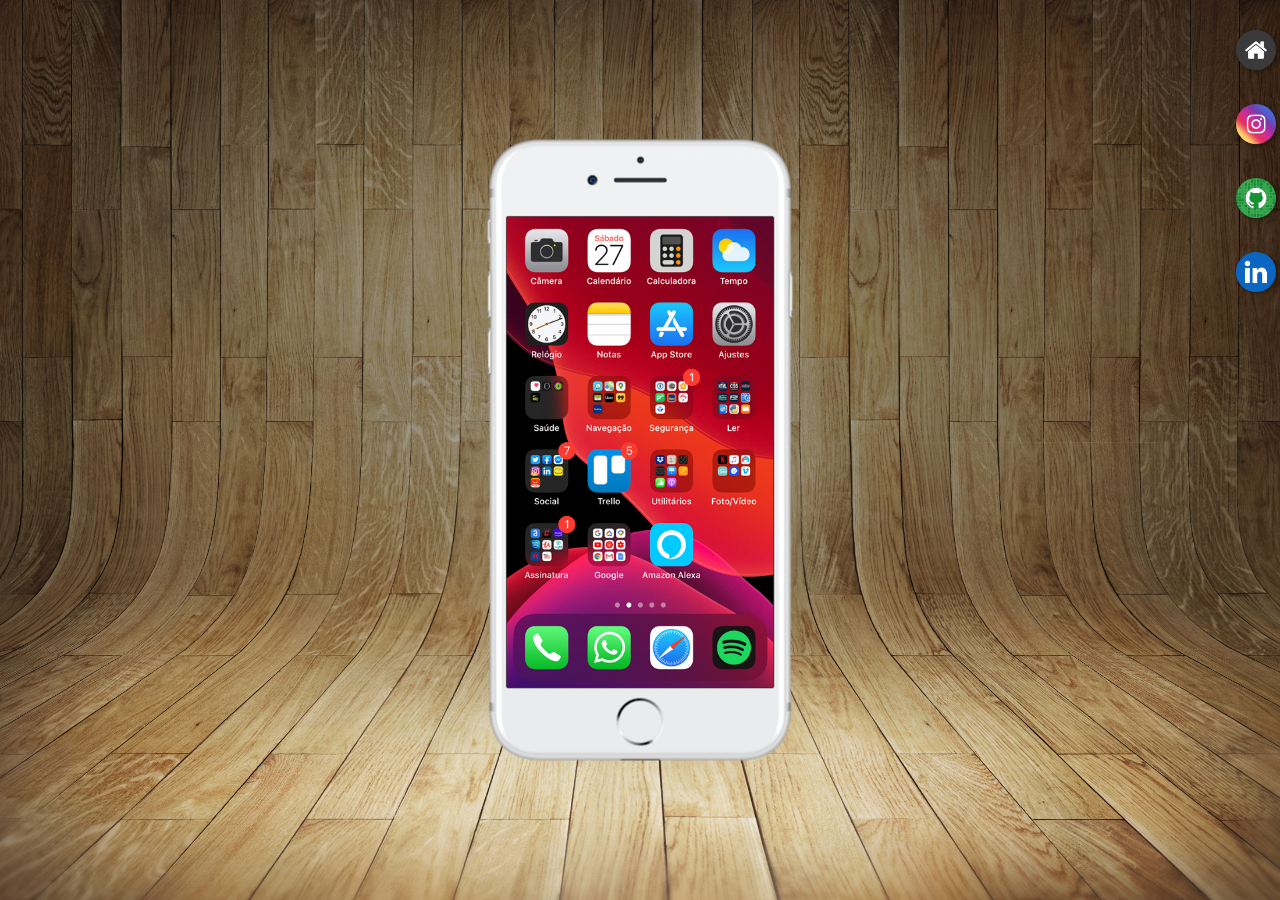
<file: index.html>
<!DOCTYPE html>
<html lang="en">
<head>
  <meta charset="UTF-8">
  <meta http-equiv="X-UA-Compatible" content="IE=edge">
  <meta name="viewport" content="width=device-width, initial-scale=1.0">
  <title>Projeto Redes Sociais</title>
  <link rel="shortcut icon" href="favicon.ico" type="image/x-icon">
  <link rel="stylesheet" href="estilos/style.css">
</head>
<body> 
  <main>
    <section id="telefone">
      <iframe src="home.html" name="tela" id="tela" frameborder="0">Seu navegador não é compatível com isso.</iframe> 
    </section>
    <section id="redes-sociais">
      <a href="home.html" target="tela"><img src="imagens/logo-home.jpg" alt="Home"></a><br>
      <a href="insta.html" target="tela"><img src="imagens/logo-instagram.jpg" alt="Instagram"></a><br>

      <a href="github.html" target="tela"><img src="imagens/logo-github.jpg" alt="GitHub"></a><br>

      <a href="link.html" target="tela"><img src="imagens/lINKEDIN.png" alt="Linkedin"></a>

    </section>

  </main>
  
</body>
</html>
</file>
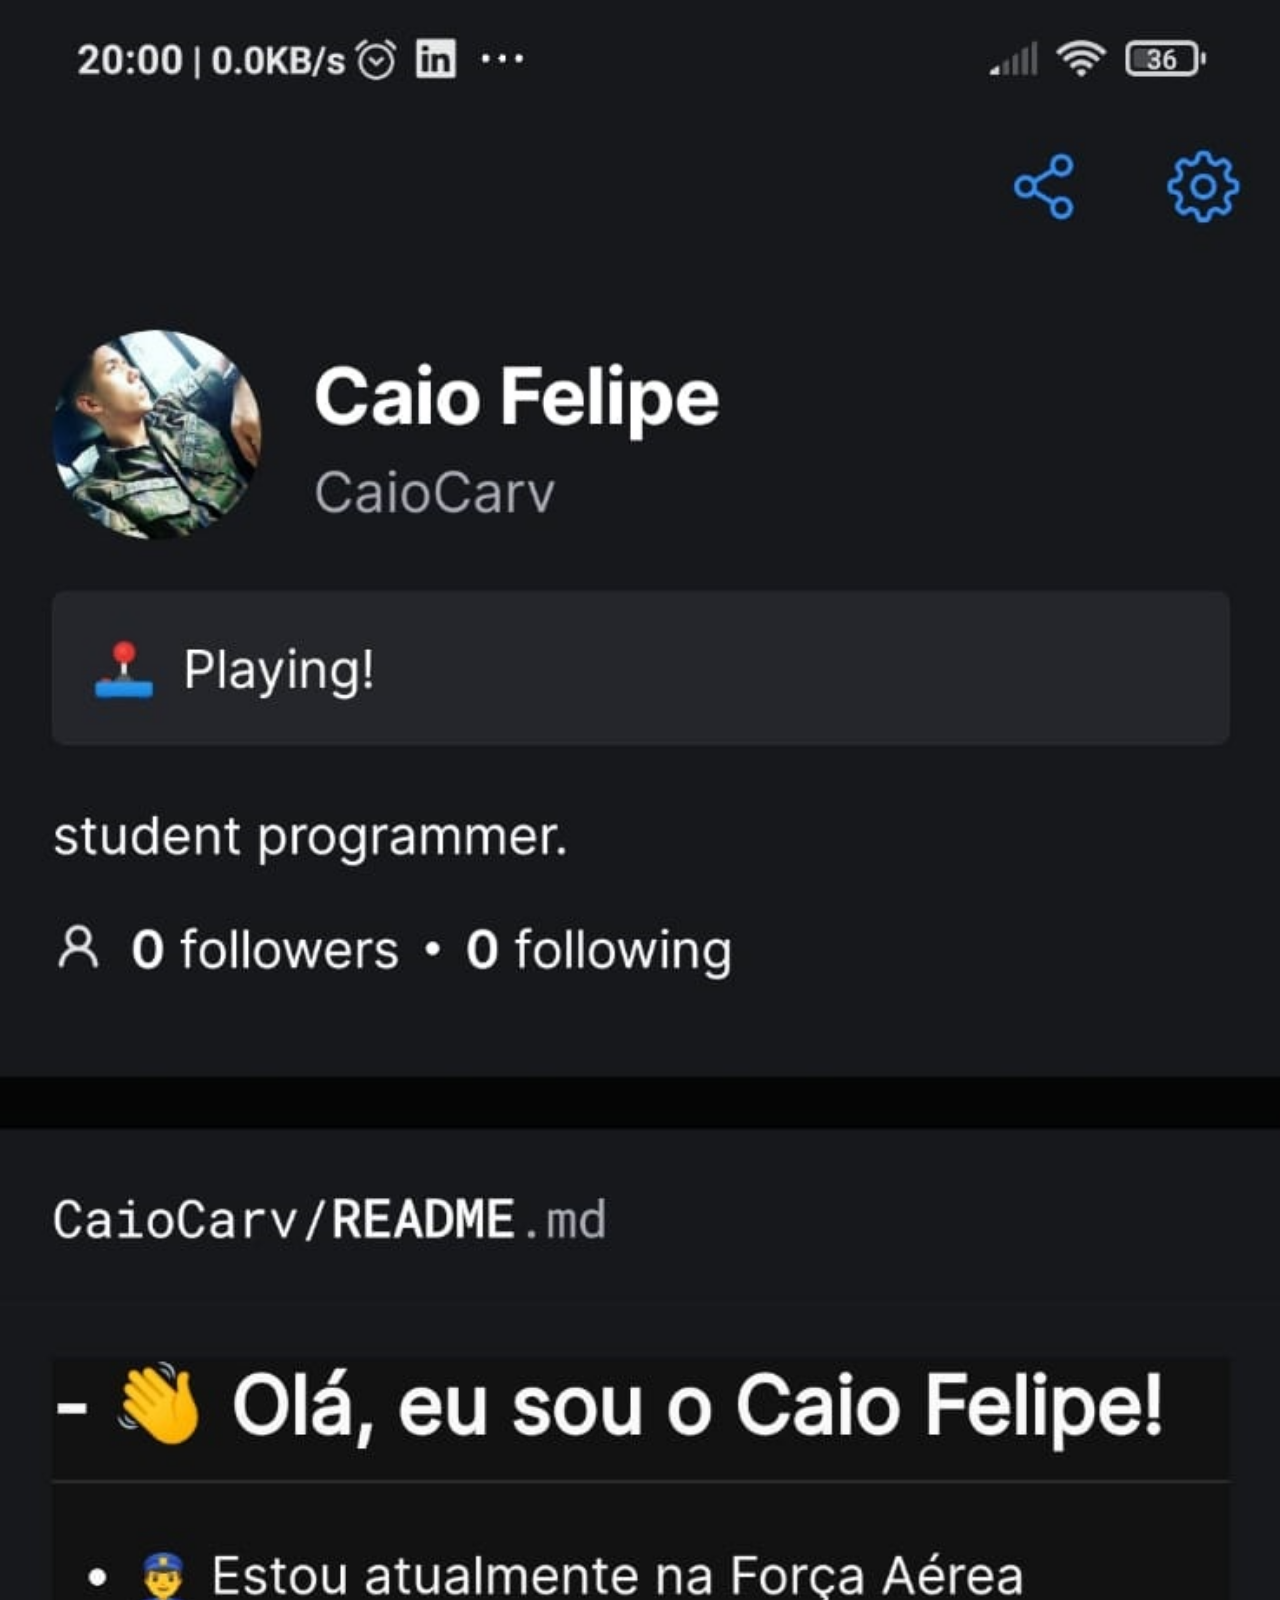
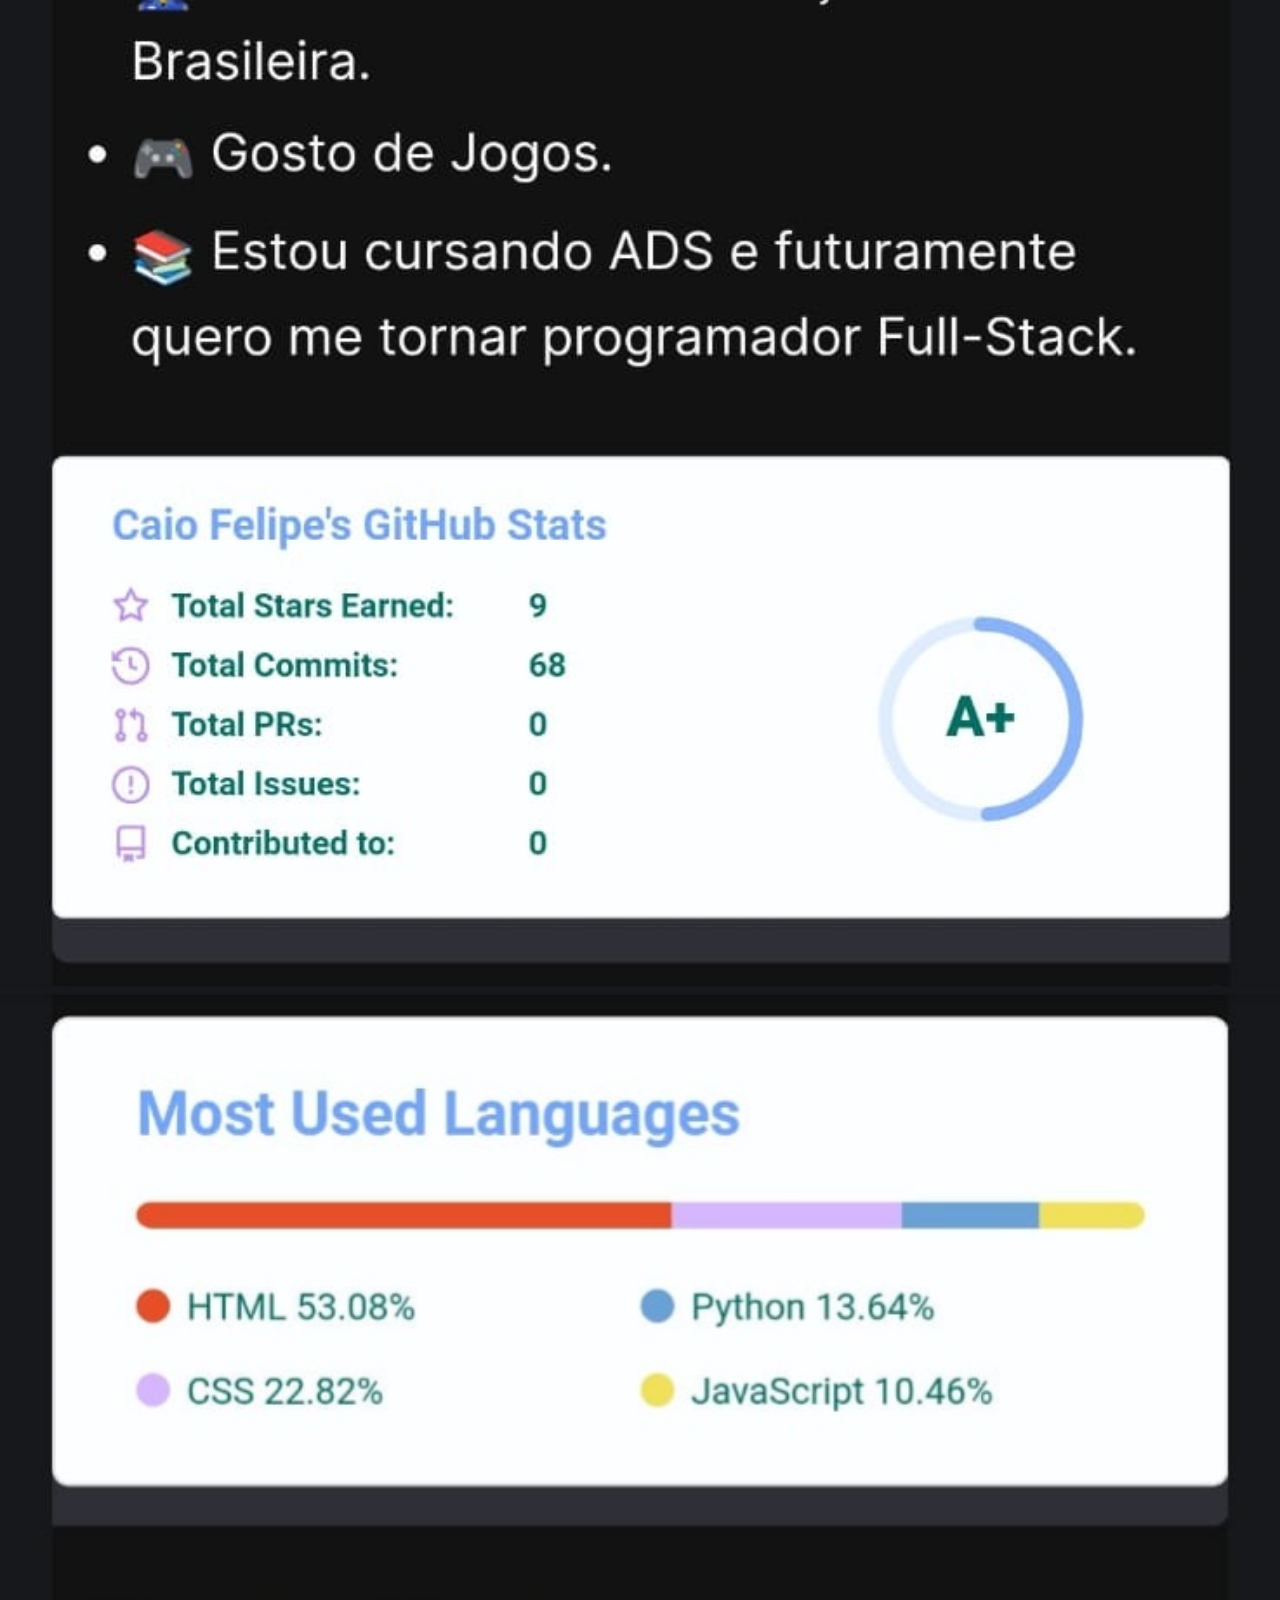
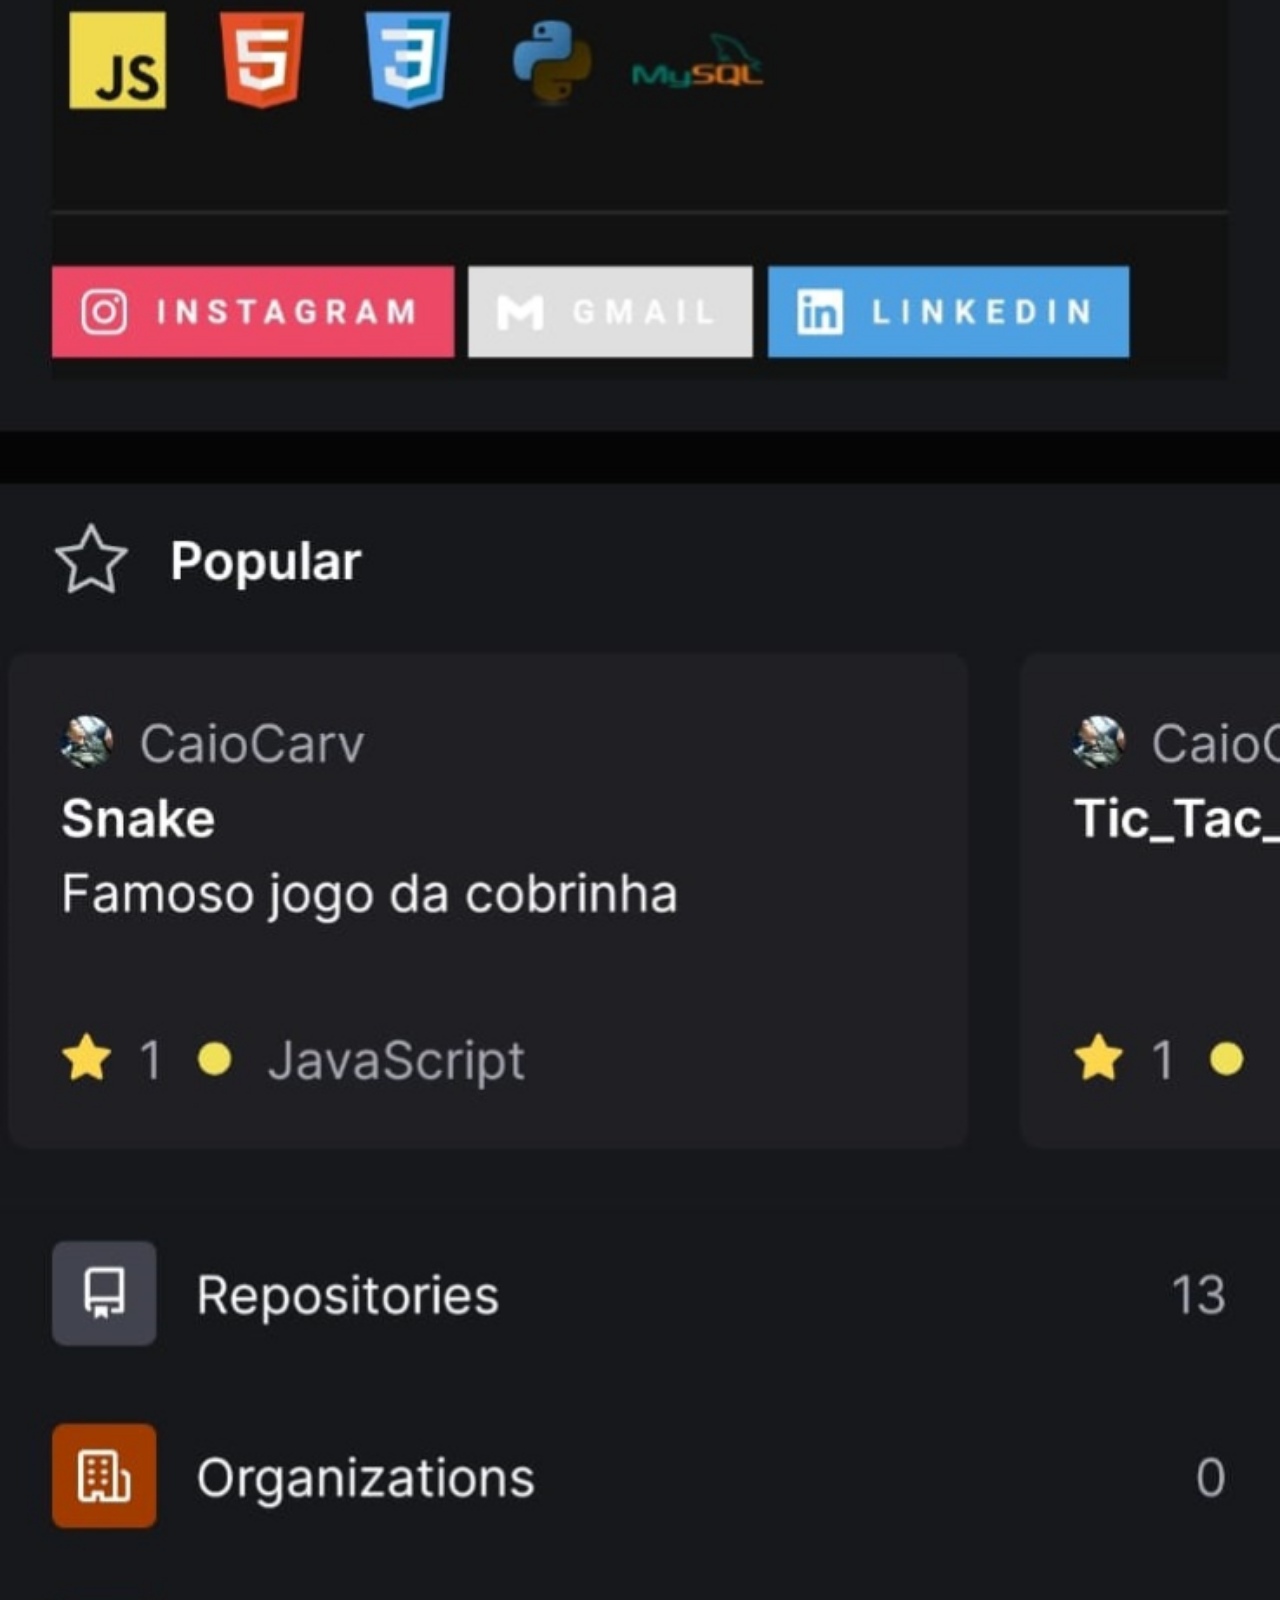
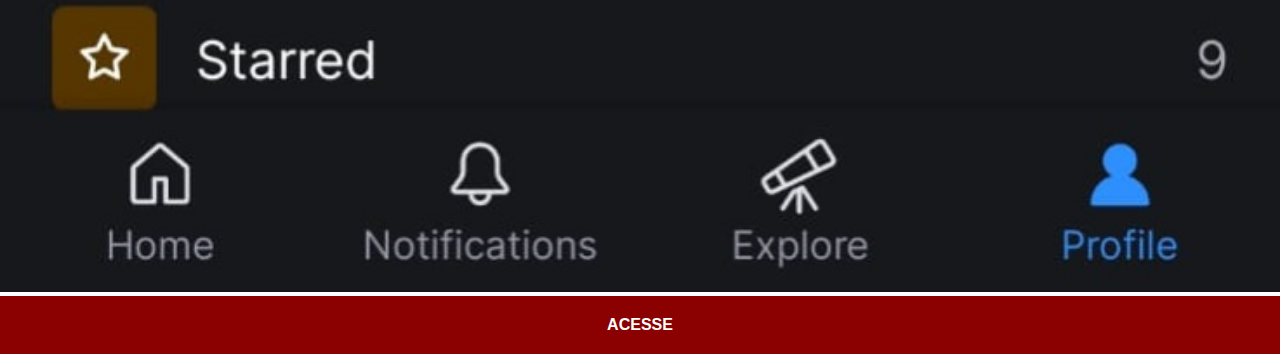
<file: github.html>
<!DOCTYPE html>
<html lang="en">
<head>
  <meta charset="UTF-8">
  <meta http-equiv="X-UA-Compatible" content="IE=edge">
  <meta name="viewport" content="width=device-width, initial-scale=1.0">
  <link rel="stylesheet" href="estilos/social.css">
  <title>GitHub</title>
</head>
<body>
  <img src="imagens/Github.png" alt="GitHub">
  <a href="https://github.com/CaioCarv" target="_blank">ACESSE</a>
</body>
</html>
</file>
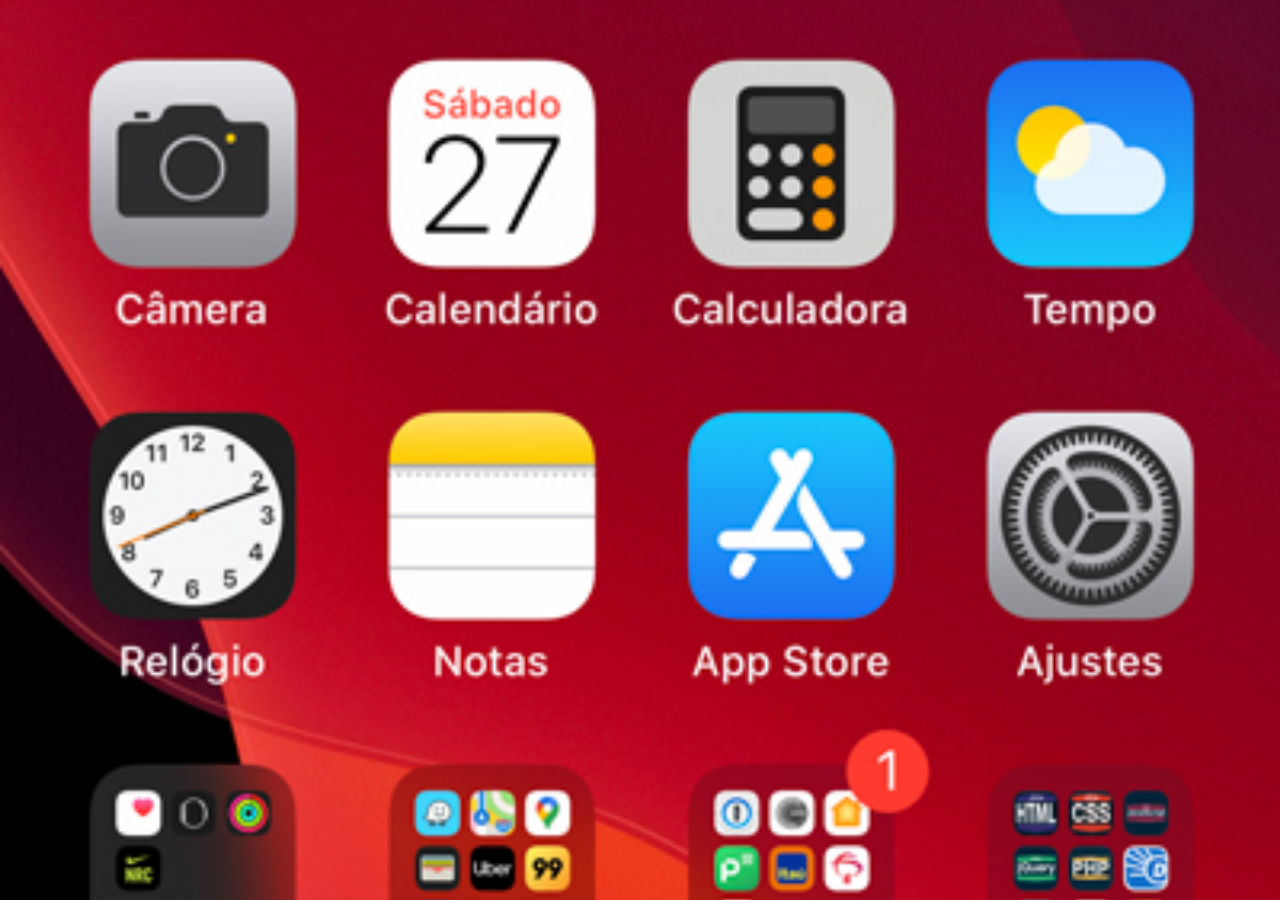
<file: home.html>
<!DOCTYPE html>
<html lang="en">
<head>
  <meta charset="UTF-8">
  <meta http-equiv="X-UA-Compatible" content="IE=edge">
  <meta name="viewport" content="width=device-width, initial-scale=1.0">
  <title>Home</title>
  <style>
    *{
      margin: 0px;
      padding: 0px;
      }

      body {
        width: 100vw;
        height: 100vh;
        background: black url('imagens/tela-home.jpg') top center;
        background-size: cover;
      }
  </style>
</head>
<body>

</body>
</html>
</file>
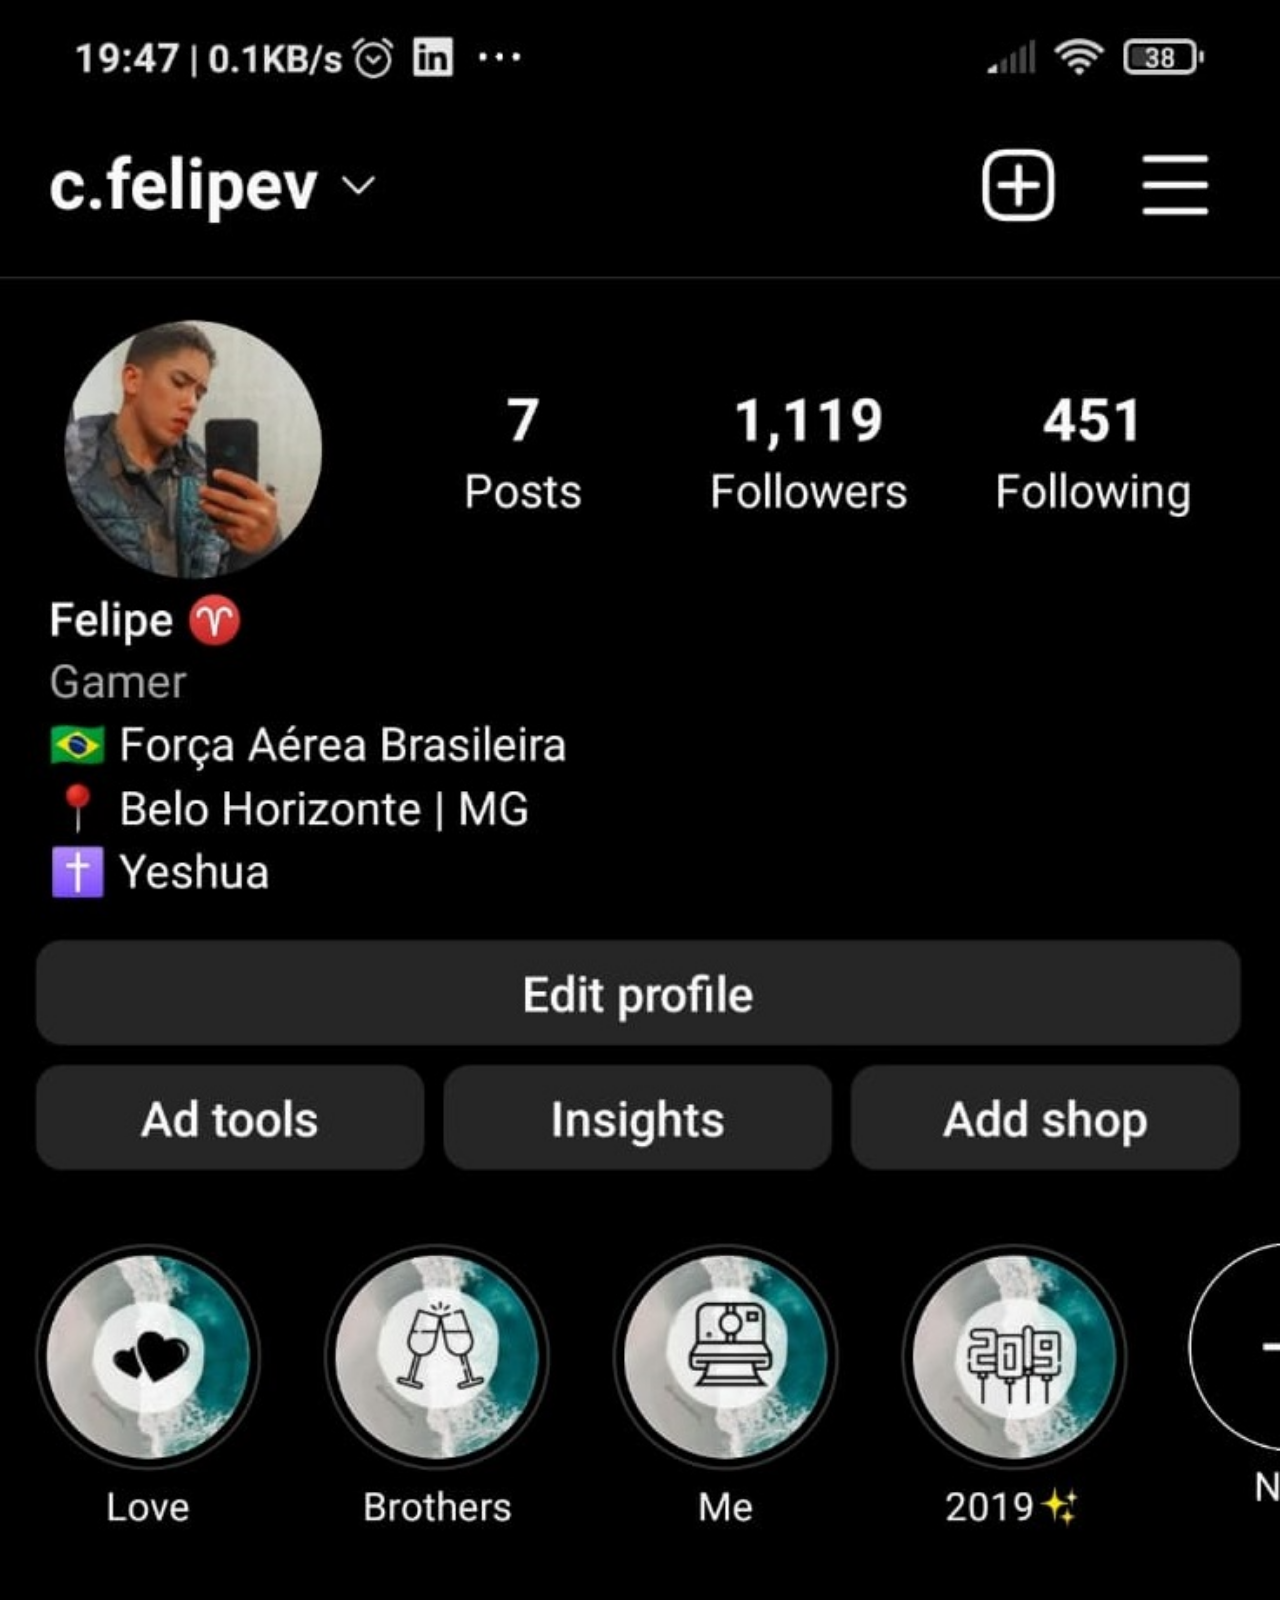
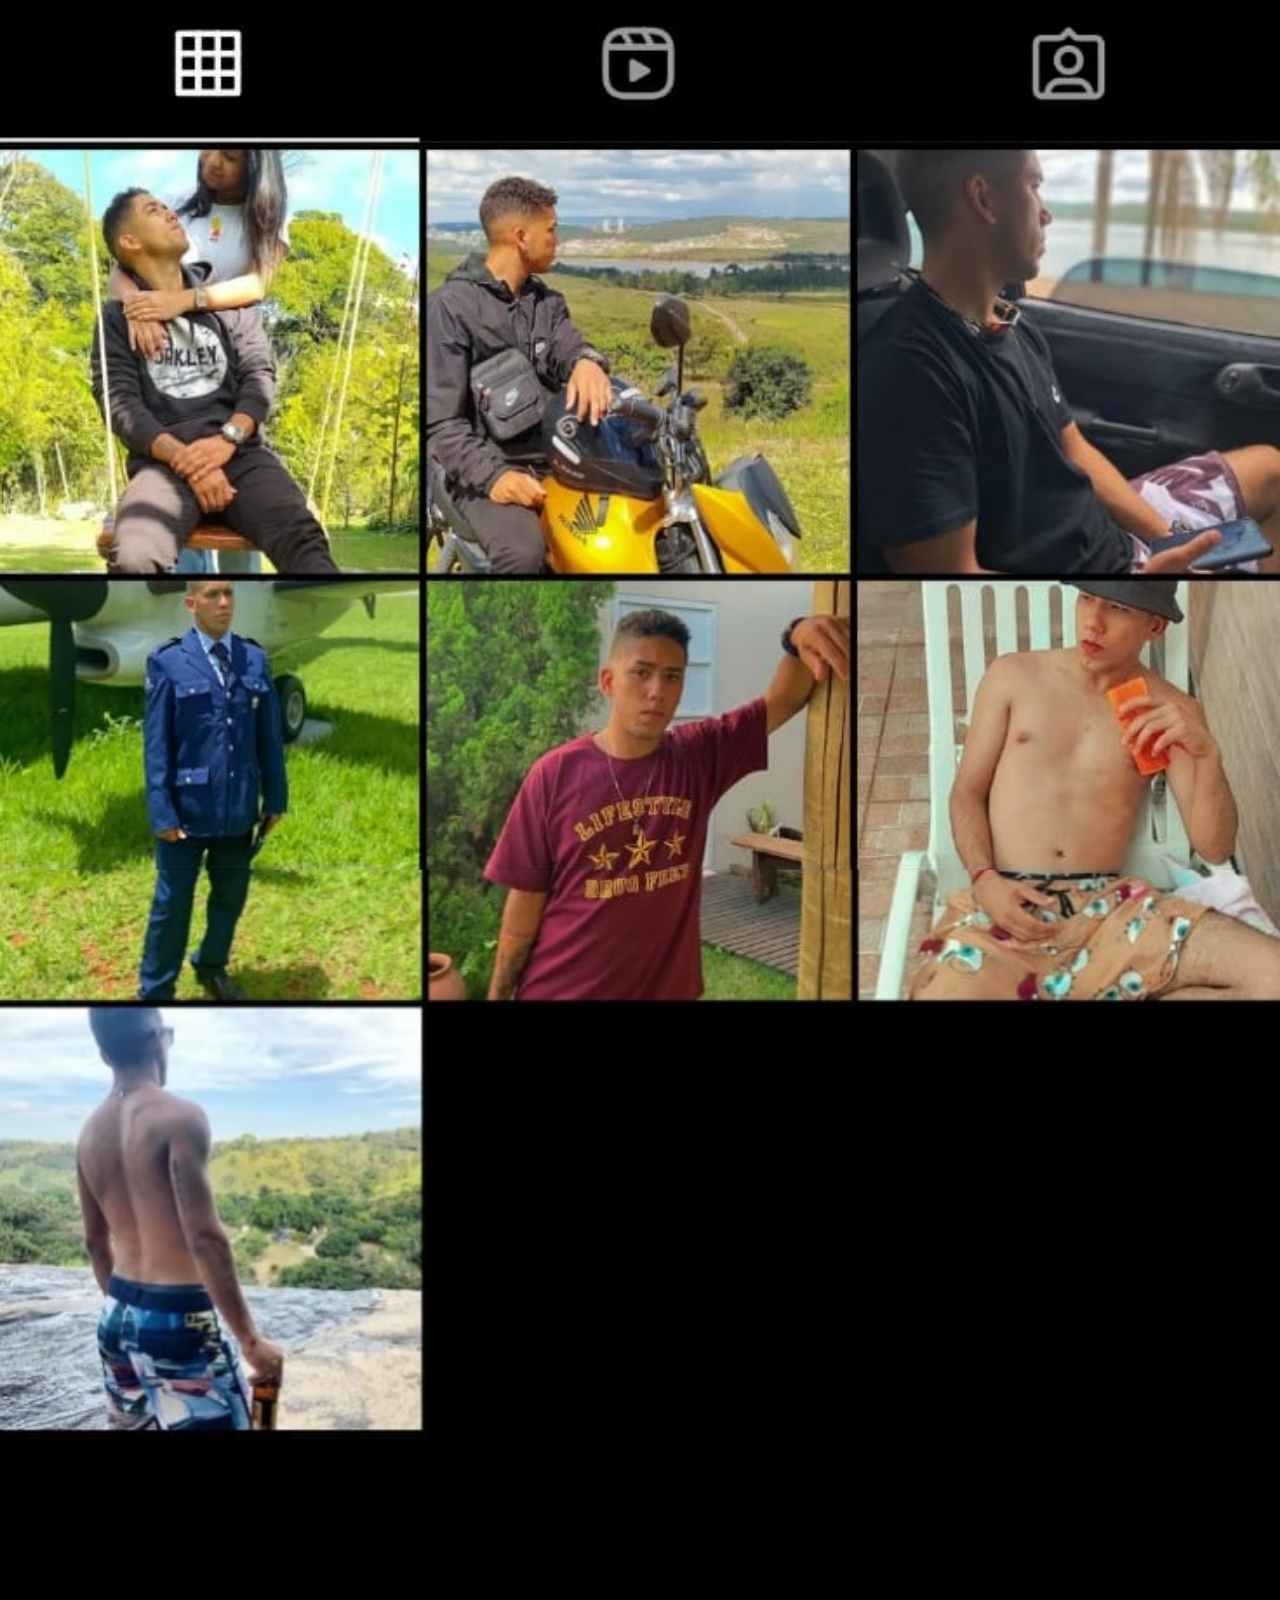
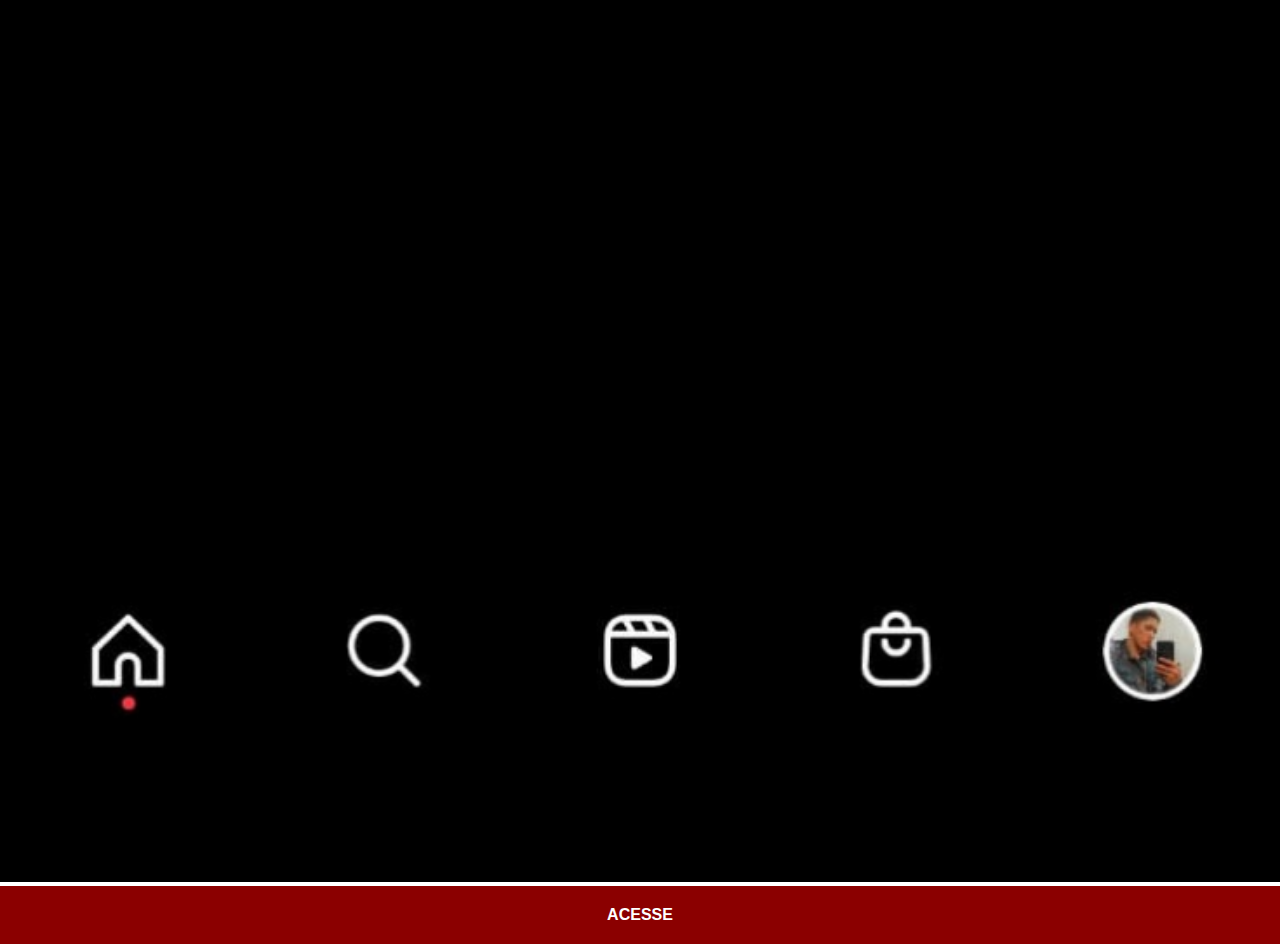
<file: insta.html>
<!DOCTYPE html>
<html lang="en">
<head>
  <meta charset="UTF-8">
  <meta http-equiv="X-UA-Compatible" content="IE=edge">
  <meta name="viewport" content="width=device-width, initial-scale=1.0">
  <title>Instagram</title>
  <link rel="stylesheet" href="estilos/social.css">
</head>
<body>
  <img src="imagens/insta.png" alt="Instagram">
  <a href="https://www.instagram.com/c.felipev/" target="_blank">ACESSE</a>
</body>
</html>
</file>
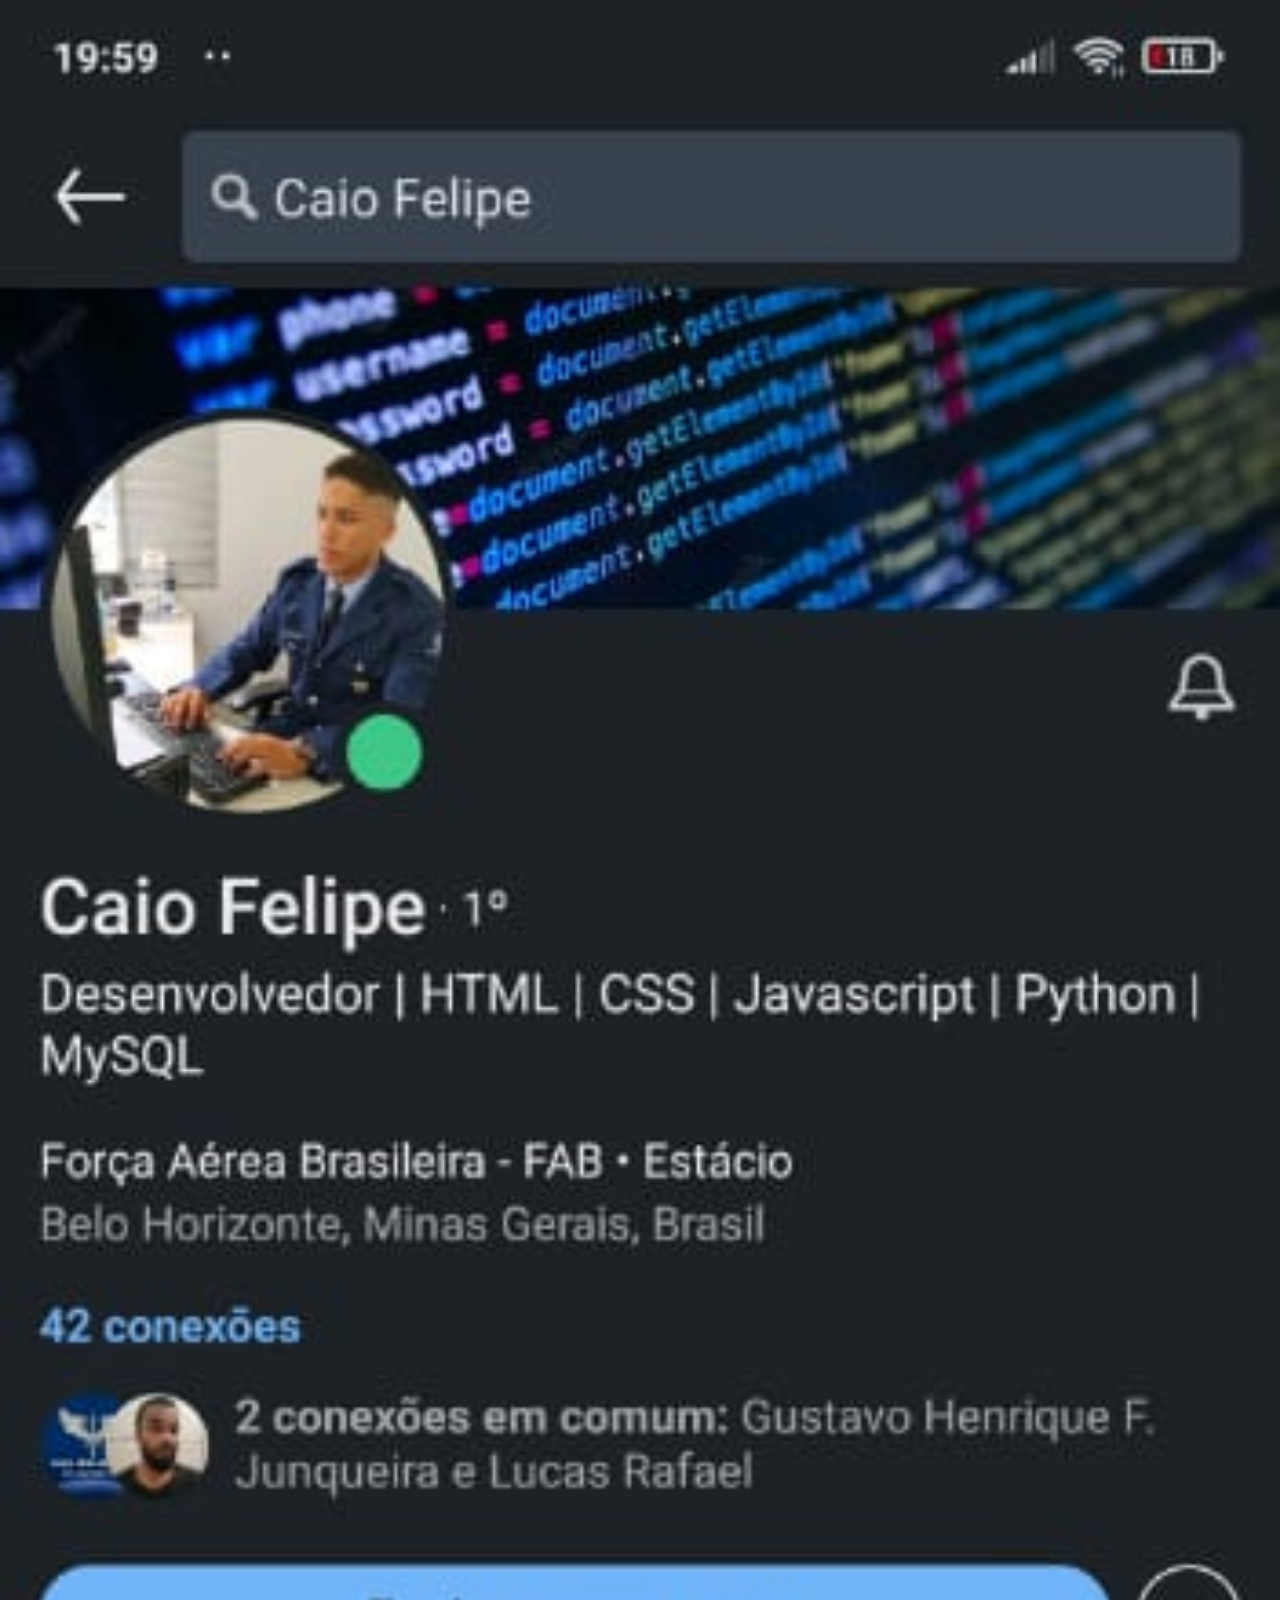
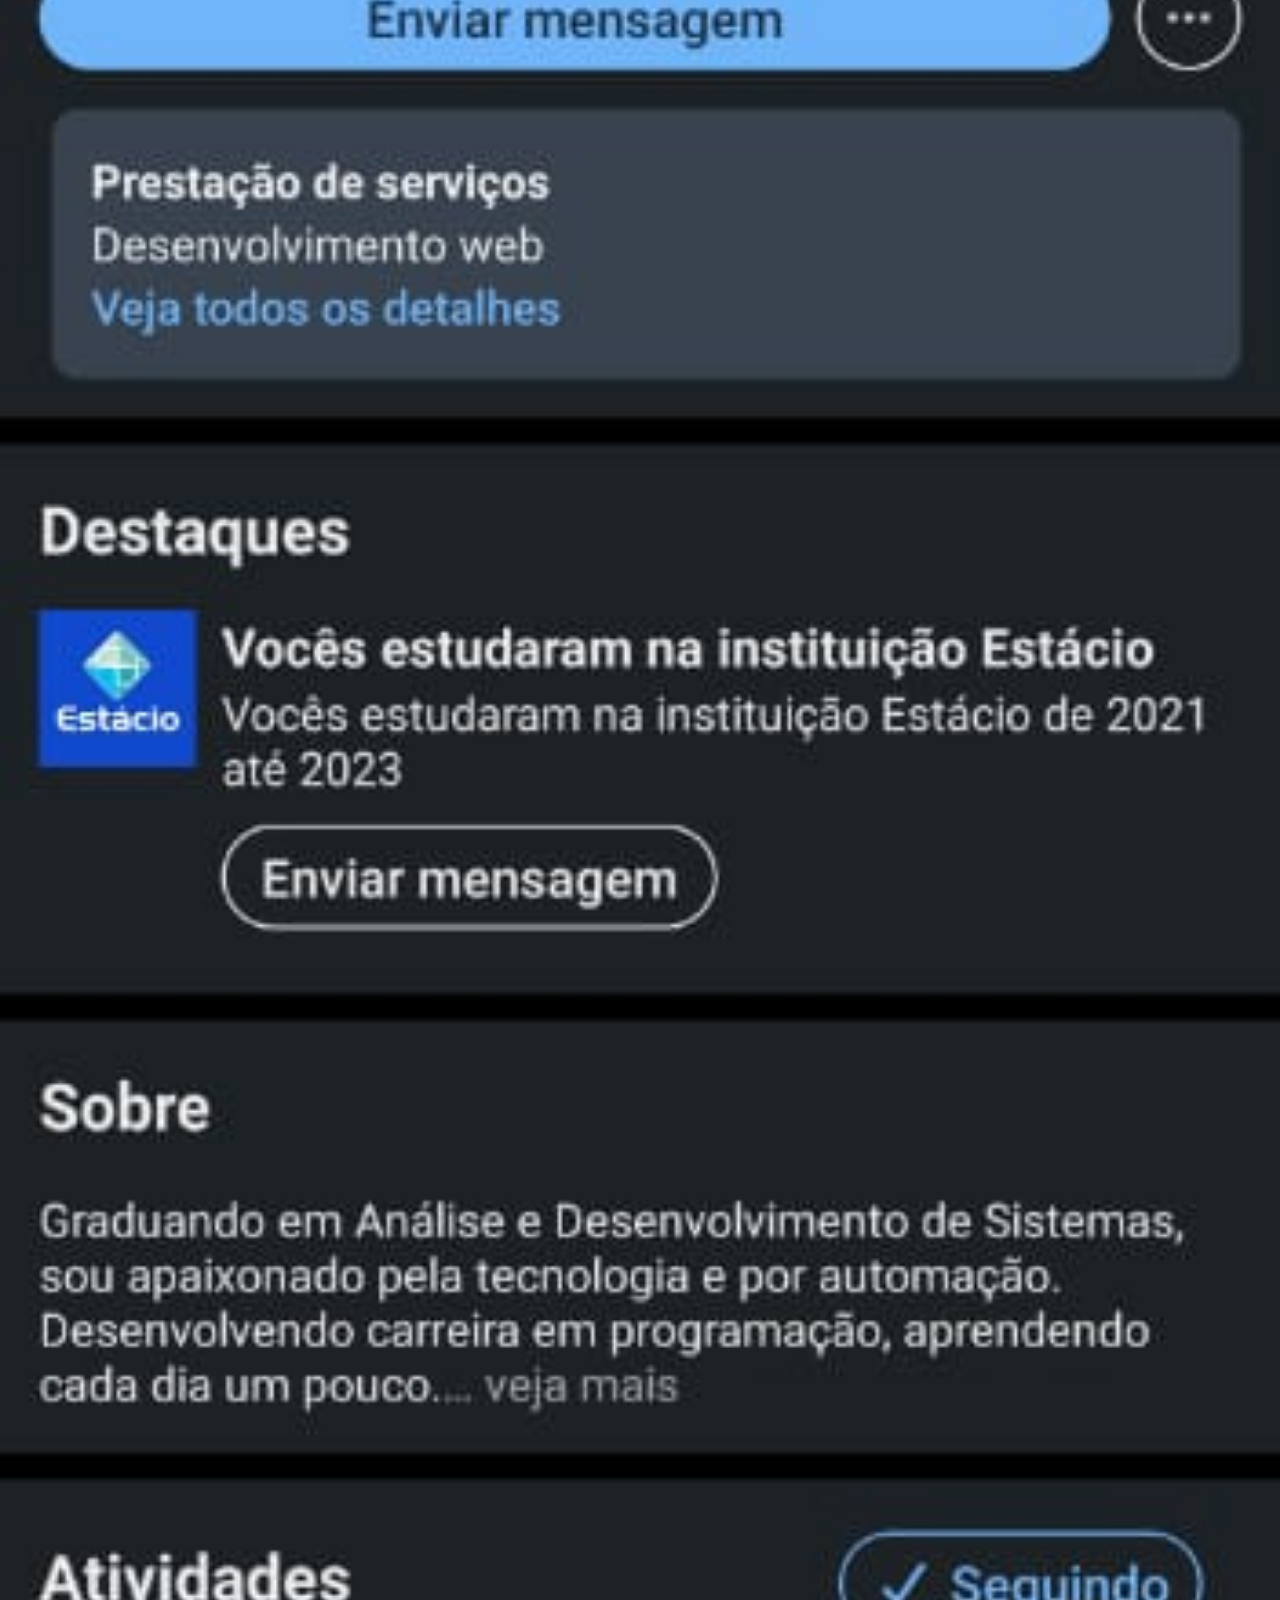
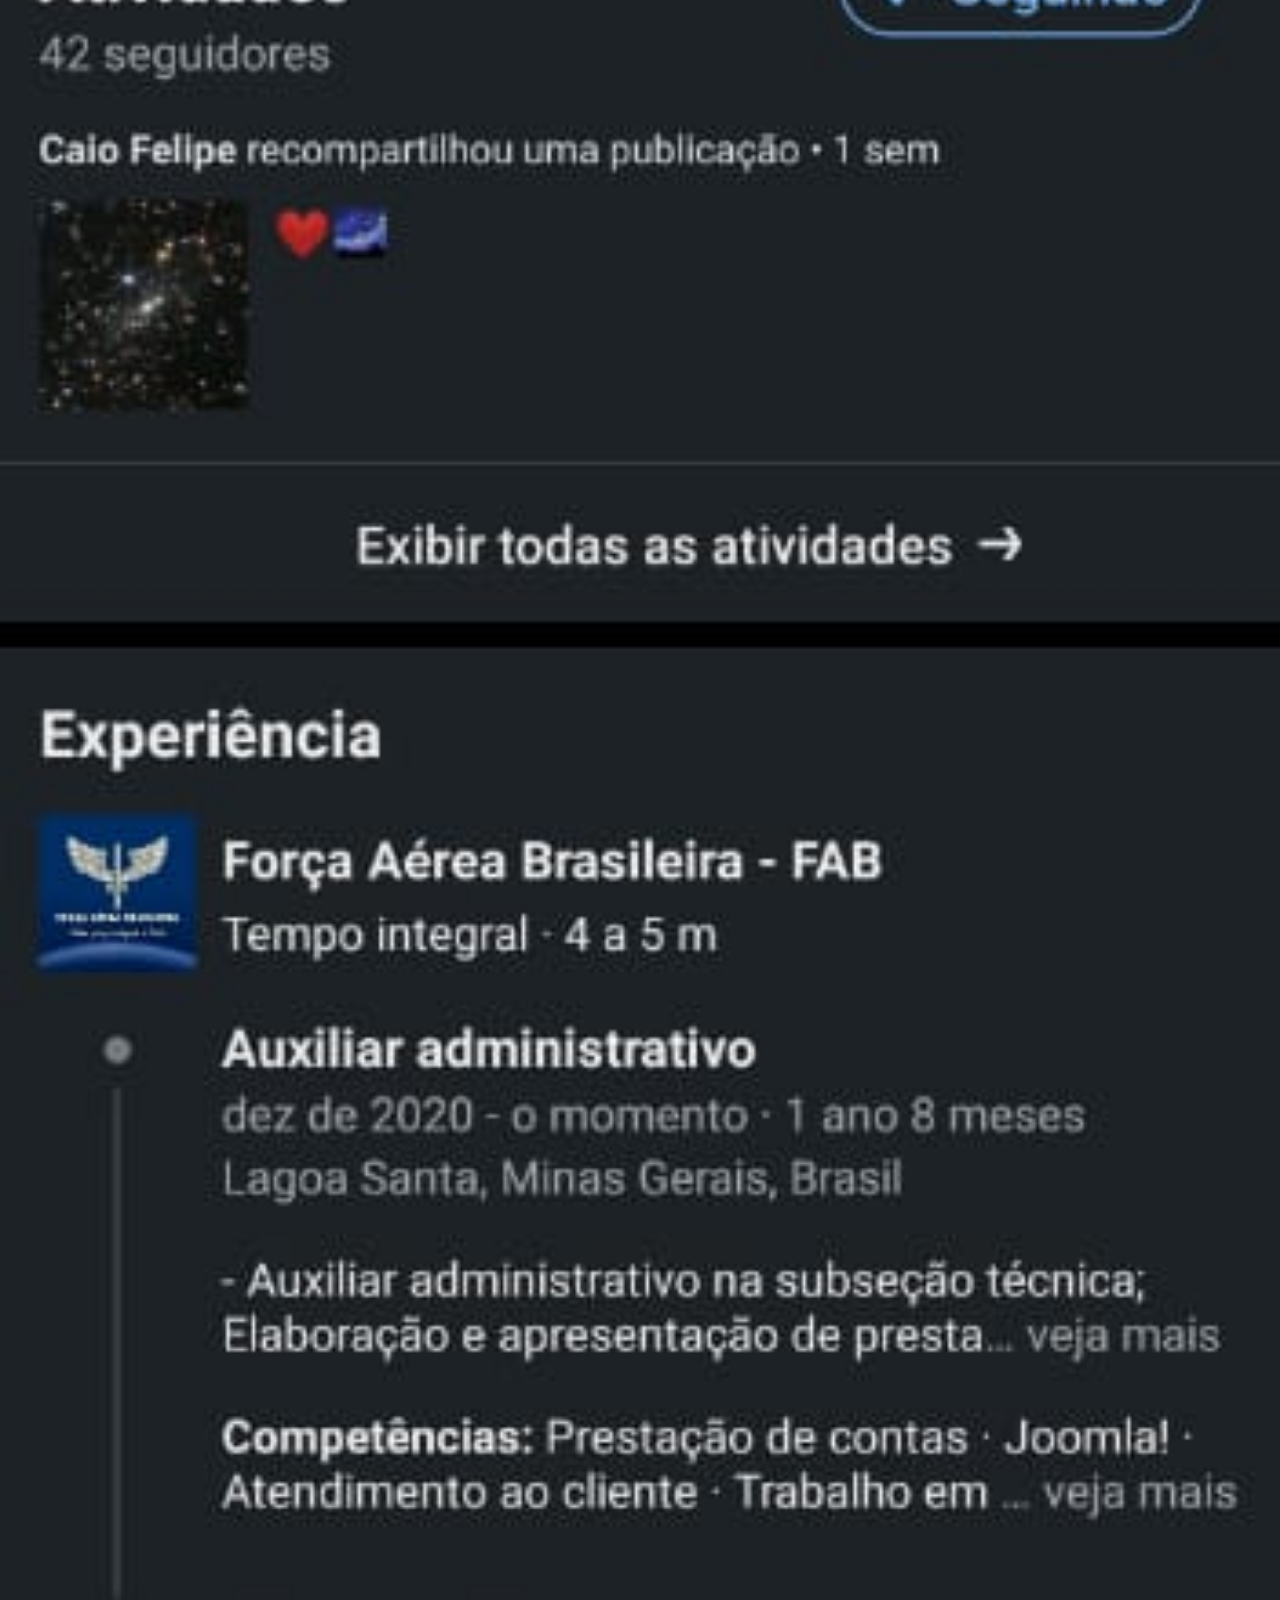
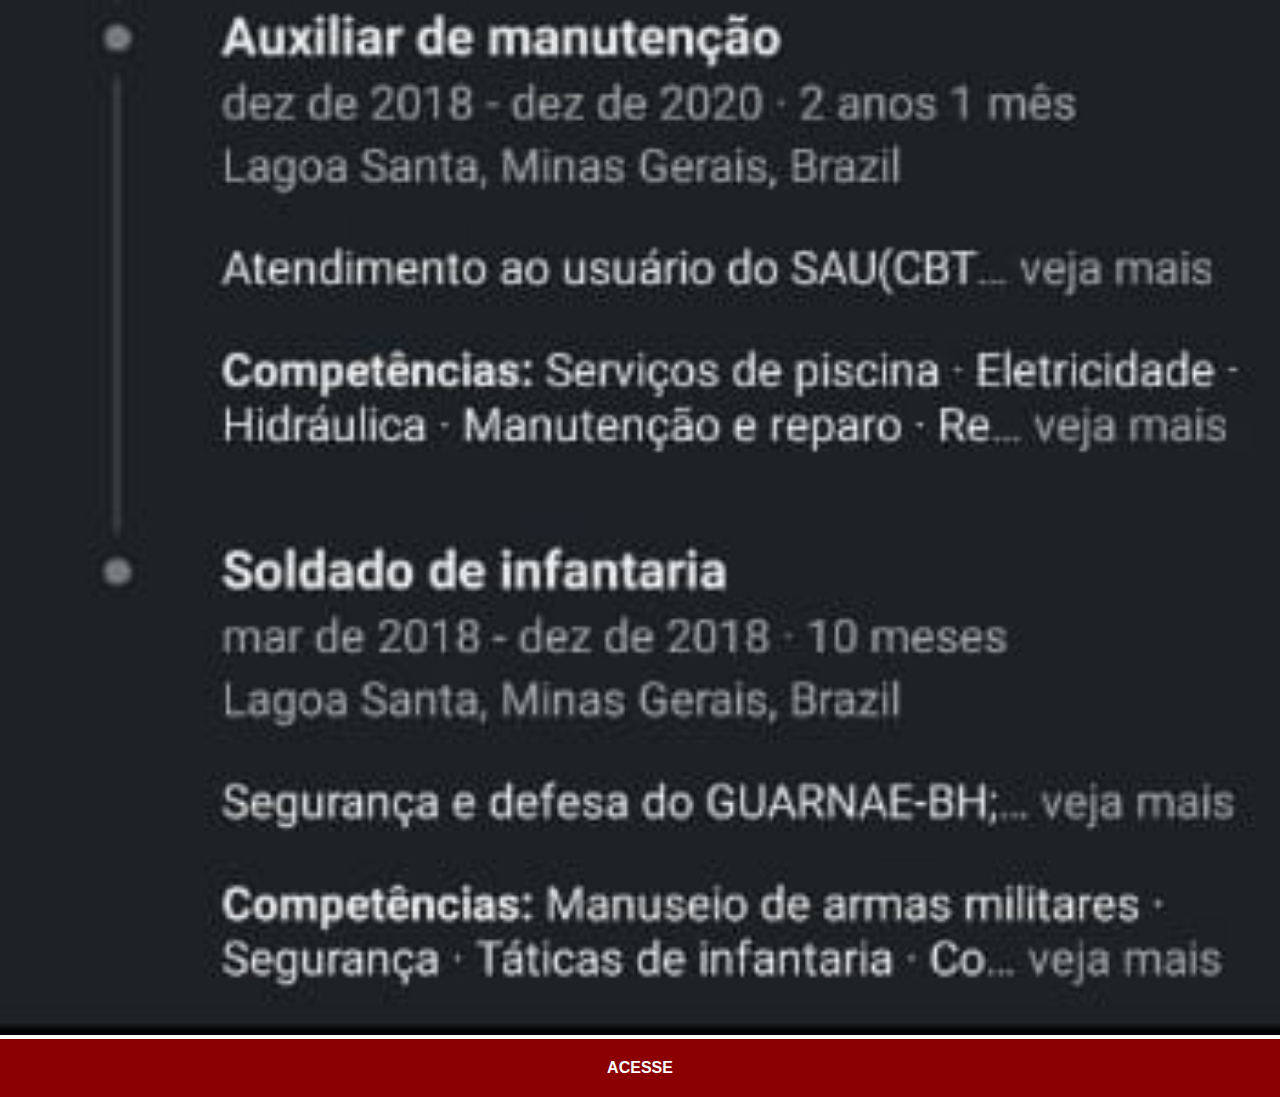
<file: link.html>
<!DOCTYPE html>
<html lang="en">
<head>
  <meta charset="UTF-8">
  <meta http-equiv="X-UA-Compatible" content="IE=edge">
  <meta name="viewport" content="width=device-width, initial-scale=1.0">
  <link rel="stylesheet" href="estilos/social.css">
  <title>Linkedin</title>
</head>
<body>
  <img src="imagens/Linkedin.jpeg" alt="Linkedin">
  <a href="https://www.linkedin.com/in/caio-carv/" target="_blank">ACESSE</a>
</body>
</html>
</file>
<file: estilos/style.css>
* {
  margin: 0px;
  padding: 0px;
  font-family: Verdana, Geneva, Tahoma, sans-serif;
}

html, body {
  height: 100vh;
  width: 100vw;
  background-color: black;
}

body {
  background: url('../imagens/fundo-madeira.jpg') no-repeat top center;
  background-size: cover;
  background-attachment: fixed;
}

main {
  position: relative;
  height: 100vh;
}

section#telefone {
  position: absolute;
  top: 50%;
  left: 50%;
  transform: translate(-50%, -50%);
  
  height: 627px;
  width: 311px;
  background: url('../imagens/frame-iphone.png') no-repeat;
}

iframe#tela {
  position: relative;
  top: 80px;
  left: 22px;
  
  width: 267px;
  height: 471px;
}

section#redes-sociais {
  text-align: right;
}

section#redes-sociais img {
  width: 40px;
  margin-top: 30px;
  margin-right: 4px;
  border-radius: 50%;
  box-sizing: border-box;
  box-shadow: 2px 2px 5px rgba(0, 0, 0, 0.377);
}

section#redes-sociais img:hover {
  border: 2px solid rgb(255, 255, 255);
  transform: translate(-3px, -3px);
  transition: .3s, border 0.3s;
  box-shadow: 5px 5px 10px rgba(0, 0, 0, 0.63);
}
</file>
<file: estilos/social.css>
* {
  margin: 0px;
  padding: 0px;
  font-family: Verdana, Geneva, Tahoma, sans-serif;
}
img {
  width: 100vw;
}

::-webkit-scrollbar {
  width: 0;
  height: 0px;
}

a {
  display: block;
  background-color: darkred;
  color: white;
  padding: 20px;
  text-align: center;
  font-weight: bolder;
  text-decoration: none;
}

a:hover {
  background-color: red;
  transition: 0.8s;
  text-shadow: 1px 1px 3px rgba(0, 0, 0, 0.315);
}
</file>
